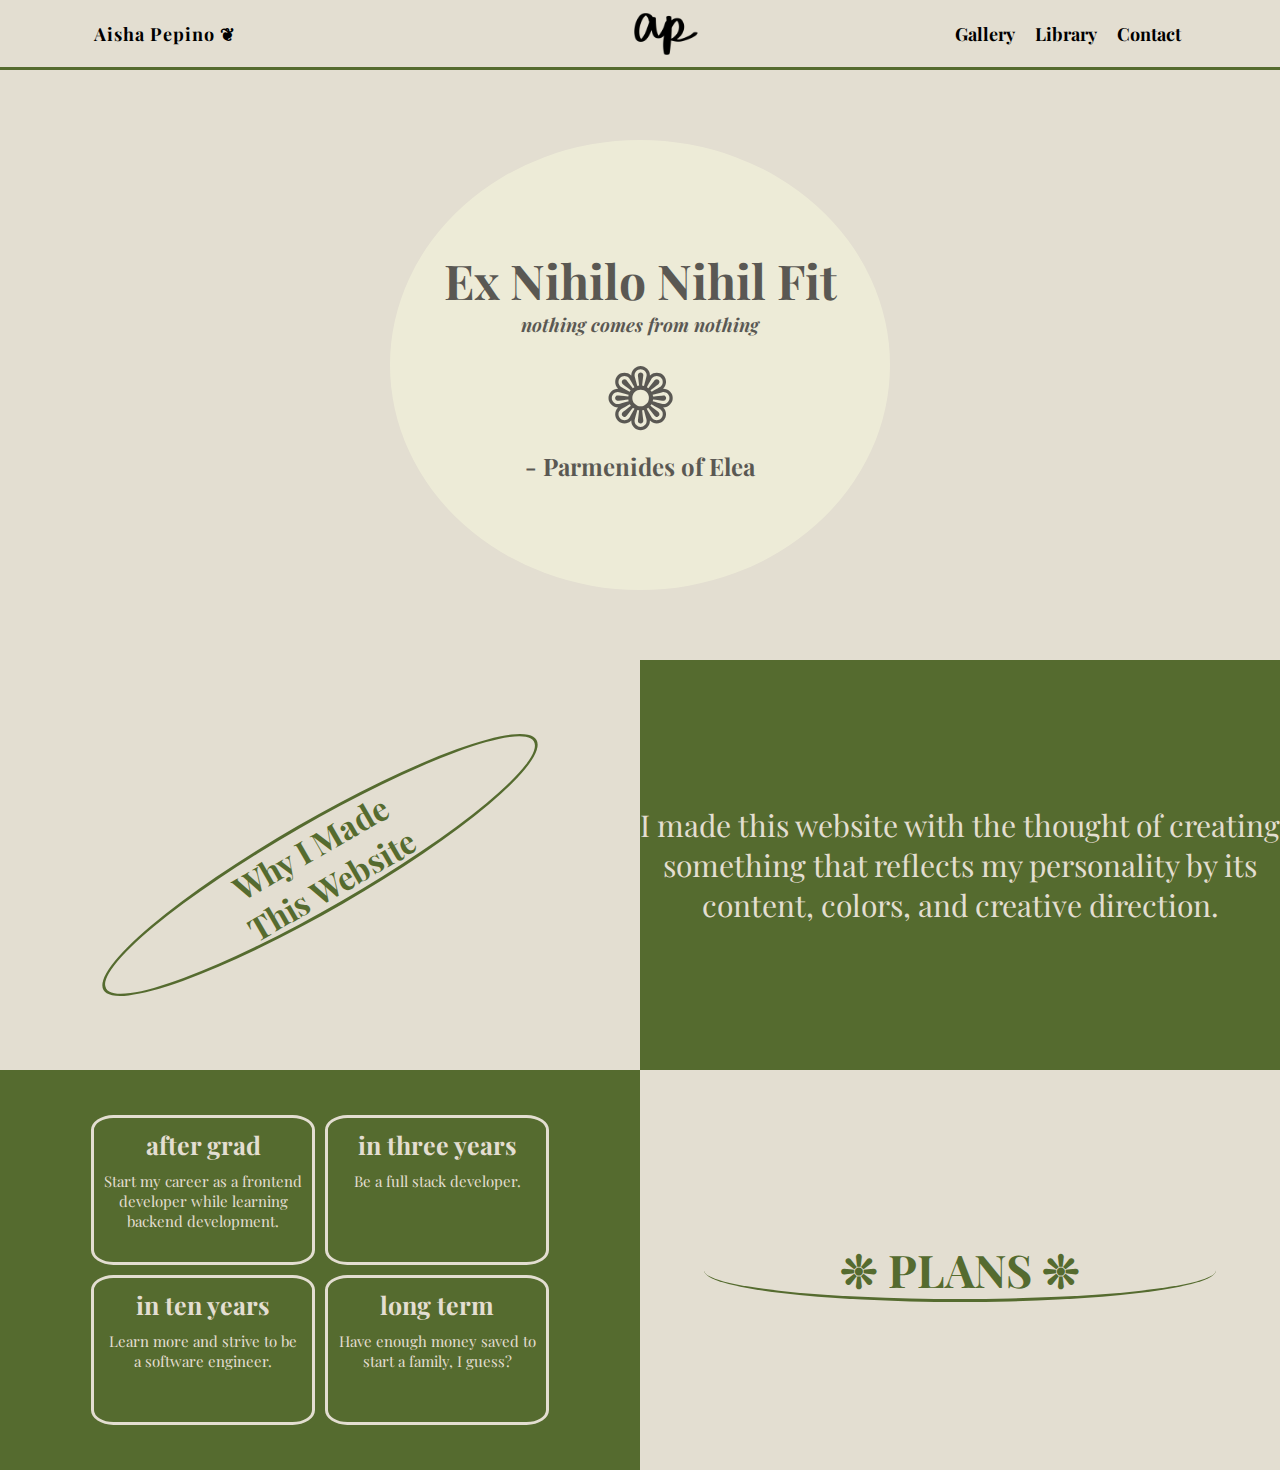
<file: index.html>
﻿<!DOCTYPE html>
<html lang="en">

<head>
	<link rel="stylesheet" type="text/css" href="style.css">
	<script src="first.js" defer></script>
	<link href="https://fonts.googleapis.com/css2?family=Euphoria+Script&display=swap" rel="stylesheet">

	<title>Final Project</title>

	<div class="nav">
		<header class="my-name"> Aisha Pepino ❦ </header>
		<img id="logo" src="aplogo4.png" style="width:200px">
		<ul class="tabs">
			<li class="tab"> <span onclick="transitionToPage('photoalbum.html')">Gallery</span></li>
			<li class="tab"> <a class="link" href="bookcollection.html">Library</a></li>
			<li class="tab"> <a class="link" href="contact.html">Contact</a> </li>
		</ul>
	</div>
</head>

<div class="container">
	<div class="welcome-container">
		<div class="welcome">
			<h1>Ex Nihilo Nihil Fit</h1>
			<h3>nothing comes from nothing</h3>
			<span class="glyph">❁</span>
			<h2>- Parmenides of Elea</h2>
		</div>
	</div>
</div>

<div class="container2">
	<div class="why-box">
		<h1>Why I Made <br> This Website</h1>
	</div>
	<div class="why-text">
		<p>I made this website with the thought of creating something that reflects my personality by its content, colors, and creative direction. </p>
	</div>
</div>

<div class="about-container">
	<div class="flex-container">
		<div class="box">
			<h1>after grad</h1>
			<p>Start my career as a frontend developer while learning backend development.</p>
		</div>
		<div class="box">
			<h1>in ten years</h1>
			<p>Learn more and strive to be a software engineer.</p>
		</div>
		<div class="box">
			<h1>in three years</h1>
			<p>Be a full stack developer.</p>
		</div>
		<div class="box">
			<h1>long term</h1>
			<p>Have enough money saved to start a family, I guess?</p>
		</div>
	</div>
	<div class="plans">
		<div class="about-text">
			<h1> ❊ PLANS ❊ </h1>
		</div>
	</div>
</div>
</html>
</file>
<file: style.css>
﻿@import url('https://fonts.googleapis.com/css2?family=Dela+Gothic+One&family=Euphoria+Script&family=Libre+Baskerville:wght@700&family=Playfair+Display&display=swap');

* {
	box-sizing: border-box;
	padding: 0;
	margin: 0;
}

body {
	background: #e3ded1;
	width: 100%;
	margin: 0;
	background-repeat: no-repeat;
	opacity: 0;
	transition: opacity 1s;
}

.nav {
	font-size: 18px;
	display: flex;
	align-items: center;
	justify-content: space-around;
	height: 70px;
	width: 100%;
	color: #000;
	z-index: 5;
	margin: 0px;
	list-style: none;
	border-bottom: solid darkolivegreen;
}

#logo {
	display: flex;
}

header {
	font-family: 'Playfair Display';
	font-weight: bold;
	font-size: 18px;
	letter-spacing: 1px;
	width: 280px;
	text-align: center;
	display: flex;
	justify-content: flex-start;
}

.link {
	text-decoration: none;
	color: black;
}

.tabs {
	display: flex;
	list-style: none;
	column-gap: 10px;
	padding: 0px;
}

.tab {
	margin: 5px;
	cursor: pointer;
	margin-top: 25.5px;
	margin-bottom: 25px;
	font-family: 'Playfair Display';
	font-weight: bold;
}

.container {
	background-image: url(https://4.bp.blogspot.com/-bRElZp63yKY/VCWpJBXppUI/AAAAAAAAC0E/fffM7I_aDPE/s1600/DSC_0003-005.JPG);
	background-repeat: no-repeat;
	background-size: 100% auto;
	display: flex;
	justify-content: space-evenly;
	flex-wrap: wrap;
	align-content: center;
	height: 100%;
}

.welcome-container {
	display: flex;
	width: 500px;
	height: 590px;
	justify-content: space-around;
	flex-wrap: wrap;
	align-content: center;
}

.welcome {
	display: flex;
	border: solid beige;
	color: black;
	background: beige;
	opacity: 60%;
	border-radius: 60%;
	text-align: center;
	align-content: center;
	width: 500px;
	height: 450px;
	flex-direction: column;
	justify-content: center;
	font-family: 'Playfair Display';
}

.welcome h1 {
	flex-wrap: wrap;
	align-self: center;
	font-size: 48px;
	margin: 0;
}

.welcome h3 {
	font-style: italic;
}

#image {
	height: 590px;
	display: flex;
	flex-wrap: wrap;
	align-content: center;
}

#image > img {
	width: 370px;
	height: 480px;
}

.glyph {
	font-size: 85px;
	display: flex;
	flex-wrap: wrap;
	justify-content: center;
}

.about-container {
	width: 100%;
	height: 400px;
	display: flex;
	background: #e3ded1;
	flex-flow: row wrap;
}

.plans {
	width: 50%;
	height: 90px;
	display: flex;
	justify-content: center;
	/*	margin: 0 auto;*/
	align-content: center;
	flex-direction: row;
}

.about-text {
	width: 100%;
	height: 400px;
	display: flex;
	justify-content: center;
	flex-wrap: wrap;
	align-content: center;
}

	.about-text > h1 {
		text-align: center;
		color: darkolivegreen;
		border-bottom: solid darkolivegreen;
		border-radius: 80%;
		width: 80%;
		font-family: 'Playfair Display';
		font-size: 45px;
	}

.flex-container {
	width: 50%;
	height: 400px;
	display: flex;
	flex-flow: column wrap;
	justify-content: center;
	align-items: center;
	align-content: center;
	background-color: darkolivegreen;
	color: #e3ded1;
}

	.flex-container > div {
		border-radius: 10%;
		width: 35%;
		height: 150px;
		text-align: center;
		font-size: 15px;
		padding: 10px;
		color: #e3ded1;
		display: flex;
		flex-direction: column;
		/*	flex-direction: row;*/
		align-content: space-between;
	}

.box {
	border: solid #e3ded1;
	margin: 5px;
	font-family: 'Playfair Display';
}

.box > h1 {
	font-size: 25px;
}

.box > p {
	margin: 10px 0px;
	font-size: 15px;
}

.why-box {
	width: 50%;
	height: 100%;
	display: flex;
	justify-content: center;
	flex-wrap: wrap;
	align-content: center;
}

	.why-box > h1 {
		text-align: center;
		color: darkolivegreen;
		border: solid darkolivegreen;
		border-radius: 80%;
		width: 500px;
		height: 90px;
		font-family: 'Playfair Display';
		transform: rotate(330deg);
		align-items: center;
		display: block;
	}

.container2 {
	display: flex;
	flex-flow: row wrap;
	width: 100%;
	height: 410px;
}

.why-text {
	display: flex;
	justify-content: flex-end;
	align-content: center;
	width: 50%;
	max-height: 420px;
	flex-wrap: wrap;
	background-color: darkolivegreen;
	color: #e3ded1;
}

	.why-text > p {
		display: flex;
		flex-wrap: wrap;
		justify-content: center;
		align-content: center;
		font-family: 'Playfair Display';
		font-size: 30px;
		text-align: center;
		width: 100%;
		height: 50%;
	}
</file>
